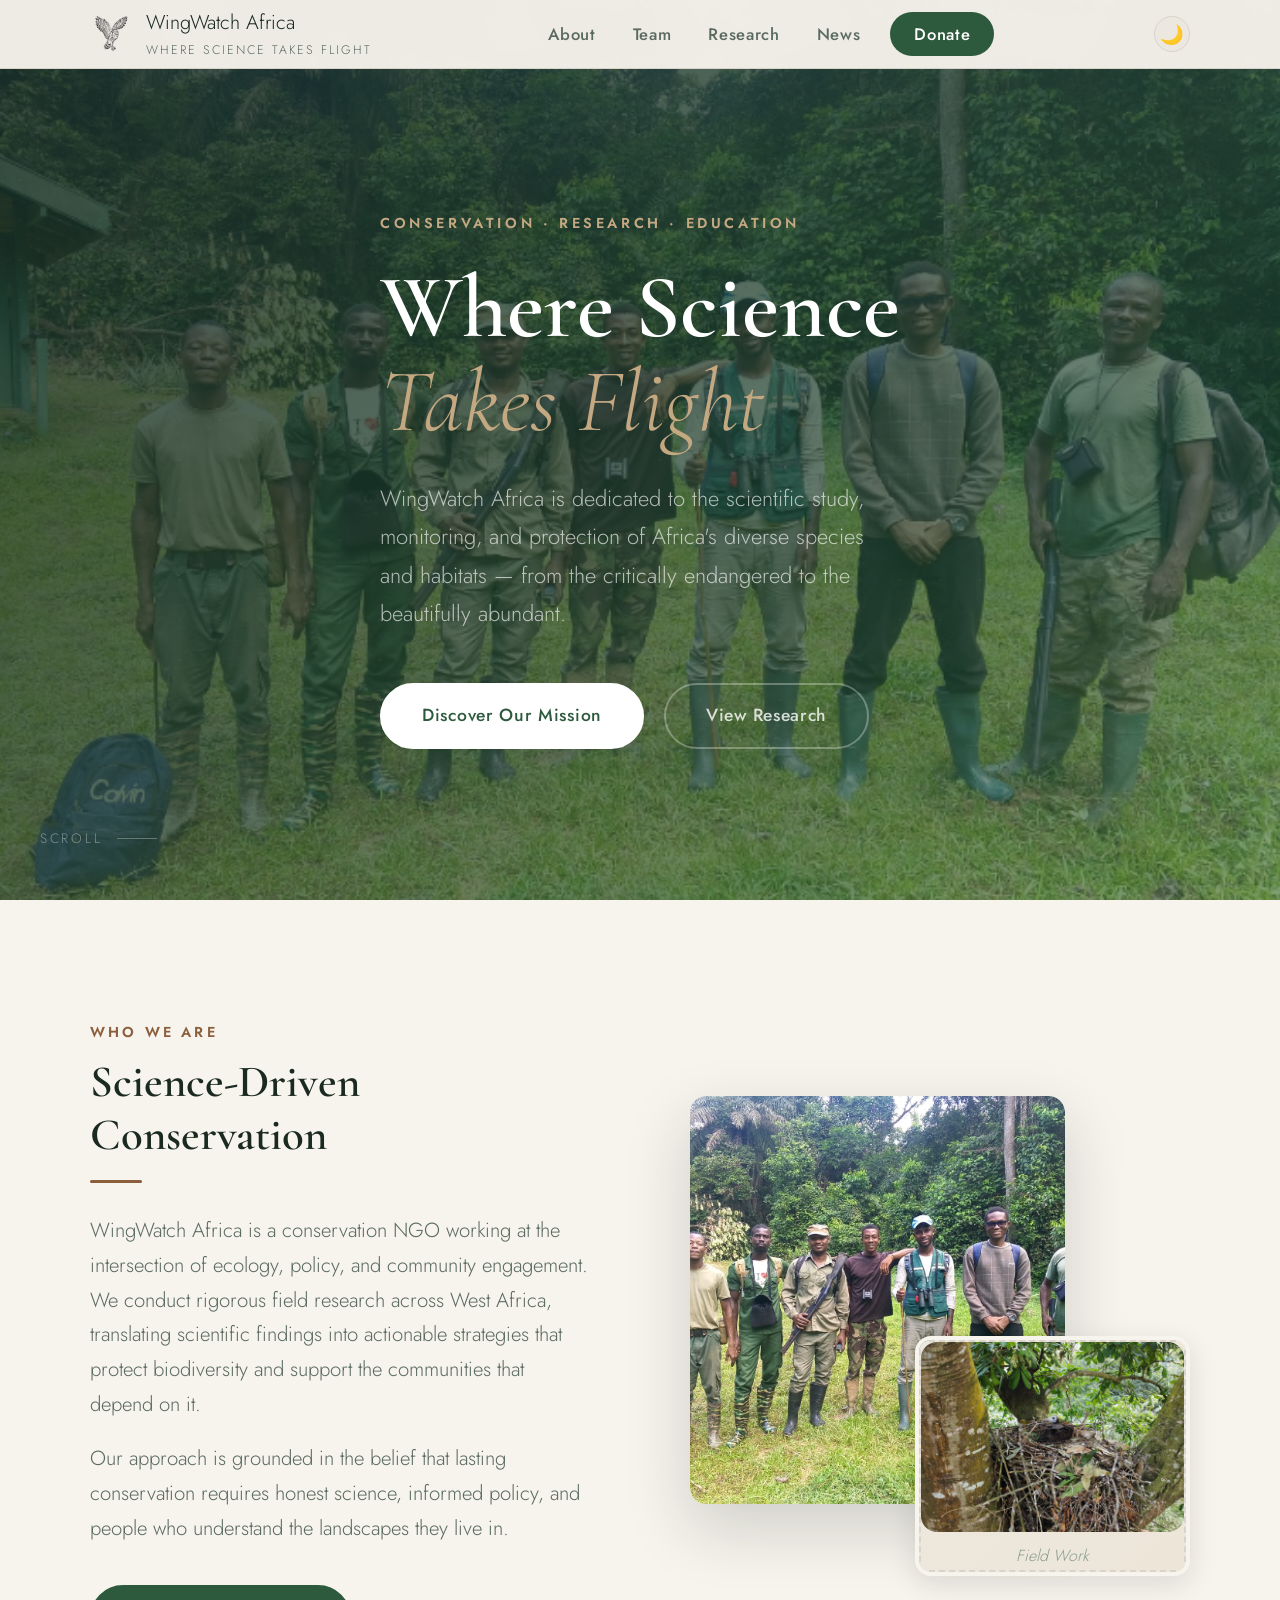
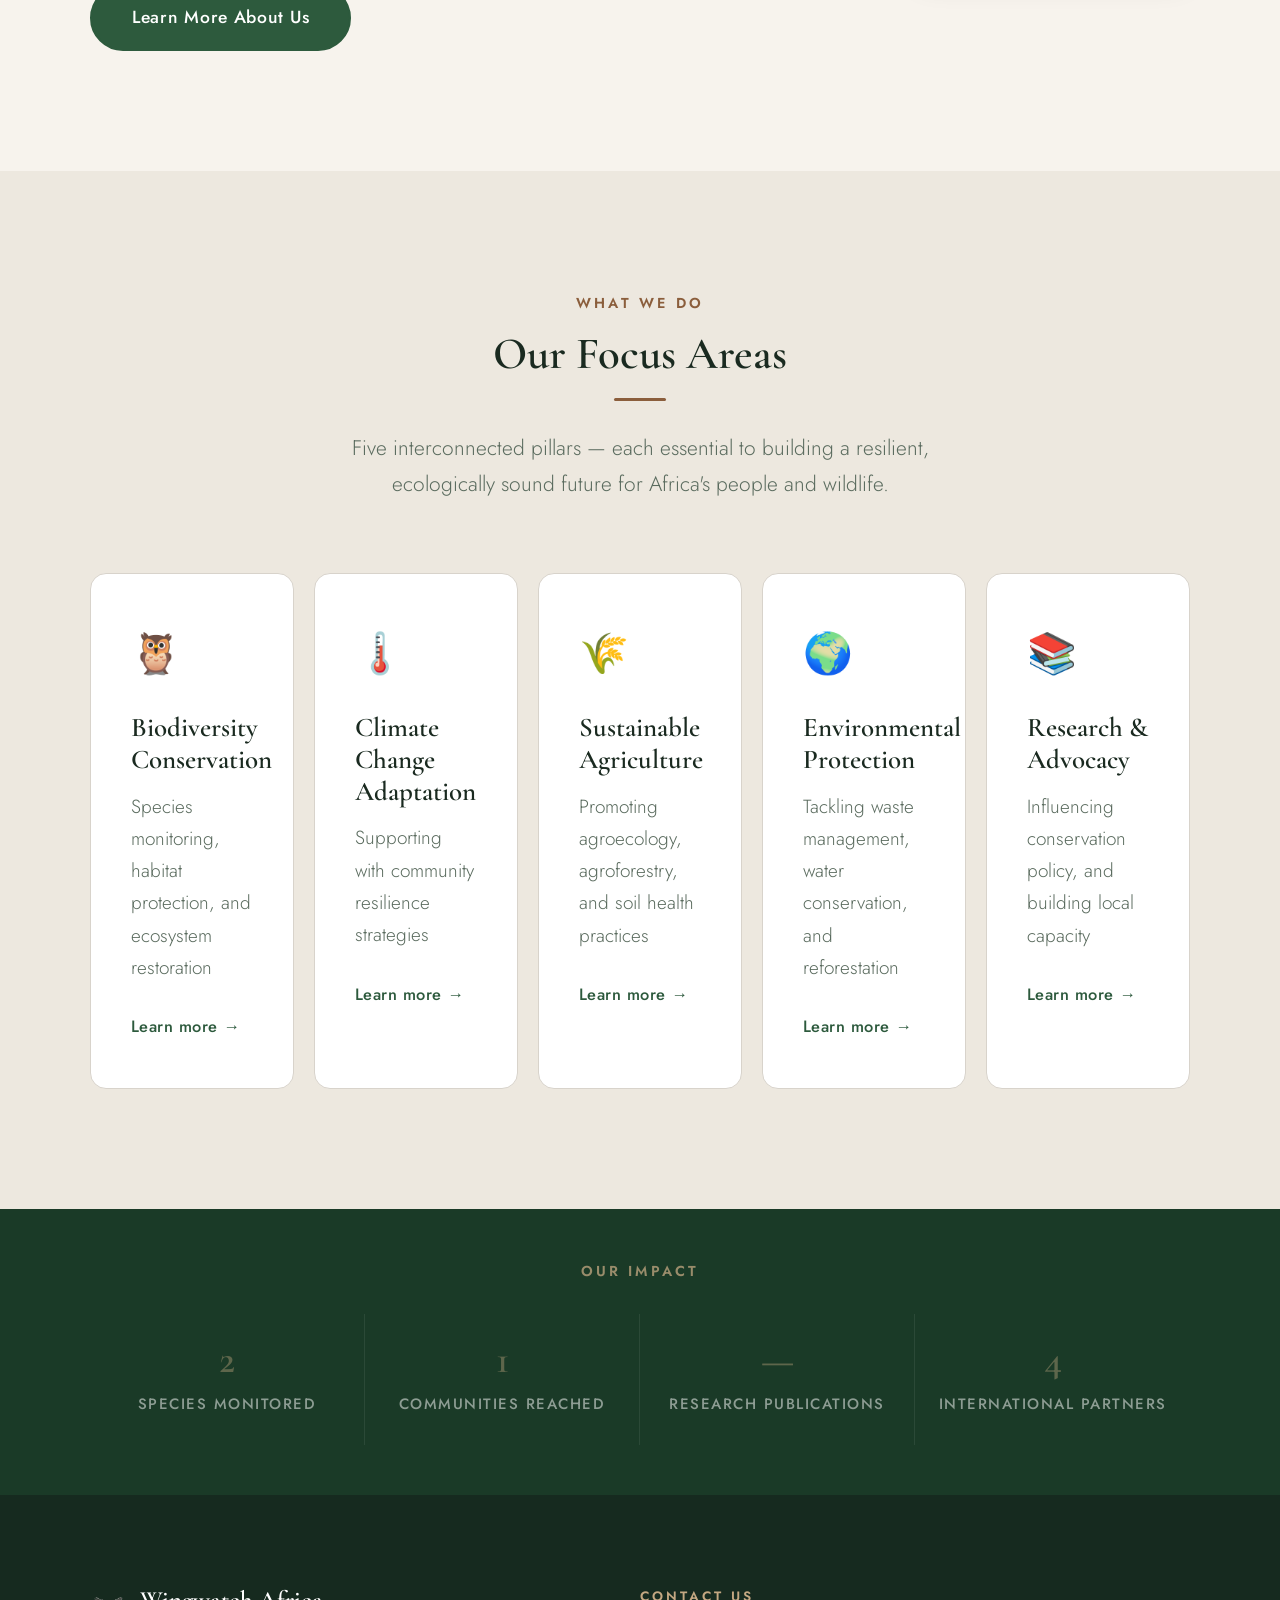
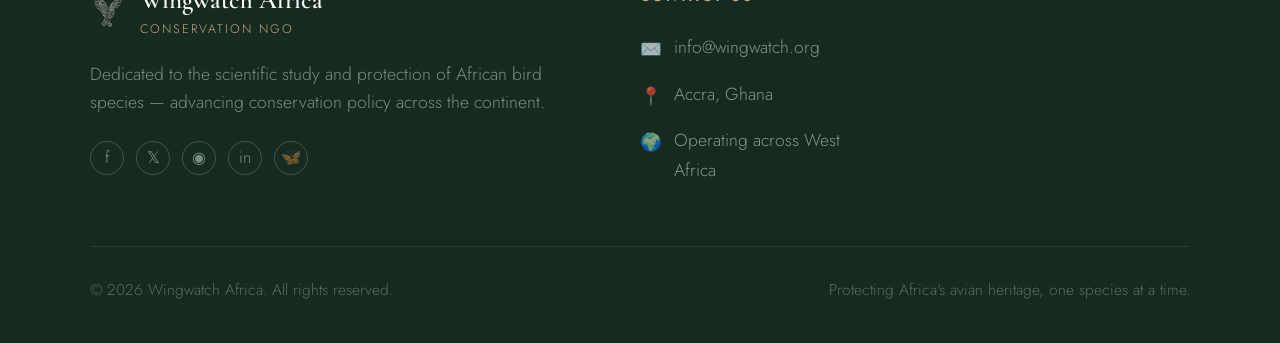
<file: index.html>
<!DOCTYPE html>
<html lang="en">
<head>
  <meta charset="UTF-8" />
  <meta name="viewport" content="width=device-width, initial-scale=1.0" />
  <meta name="description" content="Wingwatch Africa — Dedicated to the conservation and study of African bird species across the continent." />
  <title>Wingwatch Africa | Home</title>
  <link rel="icon" type="image/x-icon" href="assets/logos/favicon.png">
  <link rel="stylesheet" href="style.css" />
  <link rel="stylesheet" href="home.css" />
</head>
<body>

  <!-- ── Navigation ── -->
  <nav class="nav">
    <div class="nav__inner">
      <a class="nav__logo" href="#">
    <img src="assets/logos/logo-icon.png" alt="Wingwatch Africa Logo" class="nav__logo-img" />
    <div>
      <span class="nav__logo-text">WingWatch Africa</span>
      <span class="nav__logo-sub">Where Science Takes Flight</span>
    </div>
  </a>

      <ul class="nav__links">
        <li><a class="nav__link" href="about/index.html">About</a></li>
        <li><a class="nav__link" href="team/index.html">Team</a></li>
        <li><a class="nav__link" href="research/index.html">Research</a></li>
        <li><a class="nav__link" href="news/index.html">News</a></li>
        <li><a class="nav__link nav__link--donate" href="donate/index.html">Donate</a></li>
      </ul>

      <div class="nav__controls">
        <button class="theme-toggle" aria-label="Toggle theme">🌙</button>
        <button class="nav__hamburger" aria-label="Open menu" aria-expanded="false">
          <span></span><span></span><span></span>
        </button>
      </div>
    </div>

    <ul class="nav__mobile">
      <li><a class="nav__link" href="about/index.html">About</a></li>
      <li><a class="nav__link" href="team/index.html">Team</a></li>
      <li><a class="nav__link" href="research/index.html">Research</a></li>
      <li><a class="nav__link" href="news/index.html">News</a></li>
      <li><a class="nav__link nav__link--donate" href="donate/index.html">Donate</a></li>
    </ul>
  </nav>

  <main>

    <!-- ── Hero ── -->
      <section class="hero">
        <div class="hero__bg">
          <img
            src="assets/images/hero-bg.jpg"
            alt="Sulphur-breasted Bushshrike held by field researcher"
            class="hero__bg-img"
          />
          <div class="hero__overlay"></div>
          <div class="hero__pattern"></div>
        </div>
        <div class="container">
          <div class="hero__content">
            <span class="hero__label animate-fade-up delay-1">Conservation · Research · Education</span>
            <h1 class="hero__title animate-fade-up delay-2">
              Where Science<br/>
              <em>Takes Flight</em>
            </h1>
            <p class="hero__subtitle animate-fade-up delay-3">
              WingWatch Africa is dedicated to the scientific study, monitoring, and protection
              of Africa's diverse species and habitats — from the critically endangered
              to the beautifully abundant.
            </p>
            <div class="hero__actions animate-fade-up delay-4">
              <a href="about/index.html" class="btn btn--white">Discover Our Mission</a>
              <a href="research/index.html" class="btn btn--outline-white">View Research</a>
            </div>
          </div>
        </div>
        <div class="hero__scroll">
          <span>Scroll</span>
          <div class="hero__scroll-line"></div>
        </div>
      </section>

      <!-- ── Mission Intro ── -->
      <section class="section mission-intro">
        <div class="container">
          <div class="mission-intro__grid">
            <div class="mission-intro__text reveal">
              <span class="section__label">Who We Are</span>
              <h2>Science-Driven<br/>Conservation</h2>
              <div class="divider"></div>
              <p>
                WingWatch Africa is a conservation NGO working at the intersection of
                ecology, policy, and community engagement. We conduct rigorous field research
                across West Africa, translating scientific findings into actionable strategies
                that protect biodiversity and support the communities that depend on it.
              </p>
              <p style="margin-top:1rem;">
                Our approach is grounded in the belief that lasting conservation requires
                honest science, informed policy, and people who understand the landscapes
                they live in.
              </p>
              <a href="about/index.html" class="btn btn--primary" style="margin-top:2rem;">Learn More About Us</a>
            </div>
            <div class="mission-intro__visual reveal" style="transition-delay:0.2s">
              <div class="mission-intro__image-stack">
                <div class="mission-intro__img mission-intro__img--main">
                  <img
                    src="assets/images/hero-bg.jpg"
                    alt="Field research in West Africa"
                    style="width:100%;height:100%;object-fit:cover;border-radius:var(--radius-lg);"
                  />
                </div>
                <div class="mission-intro__img mission-intro__img--accent">
                  <div class="img-placeholder img-placeholder--sm">
                    <img
                      src="assets/images/hero-one.png"
                      alt="Field research in West Africa"
                      style="width:100%;height:100%;object-fit:cover;border-radius:var(--radius-lg);"
                    />
                    <p>Field Work</p>
                  </div>
                </div>
              </div>
            </div>
          </div>
        </div>
      </section>

      <!-- ── Focus Areas ── -->
      <section class="section focus-areas" style="background:var(--bg-secondary);">
        <div class="container">
          <div class="section__header section__header--center reveal">
            <span class="section__label">What We Do</span>
            <h2 class="section__title">Our Focus Areas</h2>
            <div class="divider divider--center"></div>
            <p class="section__subtitle">
              Five interconnected pillars — each essential to building a resilient,
              ecologically sound future for Africa's people and wildlife.
            </p>
          </div>

          <div class="focus-grid focus-grid--five">

            <div class="focus-card reveal">
              <div class="focus-card__icon">🦉</div>
              <h3>Biodiversity Conservation</h3>
              <p>Species monitoring, habitat protection, and ecosystem restoration</p>
              <a href="research/index.html" class="focus-card__link">Learn more →</a>
            </div>

            <div class="focus-card reveal" style="transition-delay:0.1s">
              <div class="focus-card__icon">🌡️</div>
              <h3>Climate Change Adaptation</h3>
              <p>Supporting with community resilience strategies</p>
              <a href="research/index.html" class="focus-card__link">Learn more →</a>
            </div>

            <div class="focus-card reveal" style="transition-delay:0.2s">
              <div class="focus-card__icon">🌾</div>
              <h3>Sustainable Agriculture</h3>
              <p>Promoting agroecology, agroforestry, and soil health practices</p>
              <a href="research/index.html" class="focus-card__link">Learn more →</a>
            </div>

            <div class="focus-card reveal" style="transition-delay:0.3s">
              <div class="focus-card__icon">🌍</div>
              <h3>Environmental Protection</h3>
              <p>Tackling waste management, water conservation, and reforestation</p>
              <a href="research/index.html" class="focus-card__link">Learn more →</a>
            </div>

            <div class="focus-card reveal" style="transition-delay:0.4s">
              <div class="focus-card__icon">📚</div>
              <h3>Research & Advocacy</h3>
              <p>Influencing conservation policy, and building local capacity</p>
              <a href="research/index.html" class="focus-card__link">Learn more →</a>
            </div>

          </div>
        </div>
      </section>

      <!-- ── Impact Bar ── -->
      <section class="stats-bar">
        <div class="container">
          <p class="stats-bar__heading">Our Impact</p>
          <div class="stats-bar__grid">
            <div class="stat-item reveal">
              <span class="stat-item__number"> 2 </span>
              <span class="stat-item__label">Species Monitored</span>
            </div>
            <div class="stat-item reveal" style="transition-delay:0.1s">
              <span class="stat-item__number"> 1</span>
              <span class="stat-item__label">Communities Reached</span>
            </div>
            <div class="stat-item reveal" style="transition-delay:0.2s">
              <span class="stat-item__number">—</span>
              <span class="stat-item__label">Research Publications</span>
            </div>
            <div class="stat-item reveal" style="transition-delay:0.3s">
              <span class="stat-item__number"> 4 </span>
              <span class="stat-item__label">International Partners</span>
            </div>
          </div>
        </div>
      </section>


      <!-- ── Partners Strip ── -->
    <!--  <section class="section--sm partners-strip">
        <div class="container">
          <p class="partners-strip__label reveal">Supported by</p>
          <div class="partners-strip__logos reveal">
            <div class="partner-logo">African Bird Club</div>
            <div class="partner-logo">Mohamed bin Zayed Fund</div>
            <div class="partner-logo">The Rufford Foundation</div>
            <div class="partner-logo">IdeaWild</div>
            <div class="partner-logo">APLORI</div>
          </div>
        </div>
      </section> -->
  </main>

  <!-- ── Footer ── -->
  <footer class="footer">
    <div class="container">
      <div class="footer__grid">
        <div>
          <div class="footer__brand-logo">
            <img src="assets/logos/logo-icon.png" alt="Wingwatch Africa" style="width:36px; height:auto; filter:brightness(1.5);" />
            <div>
              <span class="footer__brand-name">Wingwatch Africa</span>
              <span class="footer__brand-sub">Conservation NGO</span>
            </div>
          </div>
          <p class="footer__tagline">
            Dedicated to the scientific study and protection of African bird species —
            advancing conservation policy across the continent.
          </p>
          <div class="footer__socials">
            <a class="footer__social" href="https://www.facebook.com/profile.php?id=61590066660126" aria-label="Facebook">f</a>
            <a class="footer__social" href="https://x.com/wingwatchorg?s=21" aria-label="Twitter">𝕏</a>
            <a class="footer__social" href="#" aria-label="Instagram">◉</a>
            <a class="footer__social" href="https://www.linkedin.com/company/wingwatch-africa/about/?viewAsMember=true" aria-label="LinkedIn">in</a>
            <a class="footer__social" href="https://bsky.app/profile/wingwatchafrica.bsky.social" aria-label="Bluesky">🦋</a>
          </div>
        </div>

        <div>
          <p class="footer__heading">Contact Us</p>
          <div class="footer__contact">
            <div class="footer__contact-item">
              <span>✉️</span>
              <a class="footer__link" href="mailto:info@wingwatch.org">info@wingwatch.org</a>
            </div>
            <div class="footer__contact-item">
              <span>📍</span>
              <span>Accra, Ghana</span>
            </div>
            <div class="footer__contact-item">
              <span>🌍</span>
              <span>Operating across West Africa</span>
            </div>
          </div>
        </div>
      </div>

      <div class="footer__bottom">
        <p class="footer__copy">© 2026 Wingwatch Africa. All rights reserved.</p>
        <p class="footer__copy">Protecting Africa's avian heritage, one species at a time.</p>
      </div>
    </div>
  </footer>

  <script src="main.js"></script>
</body>
</html>
</file>
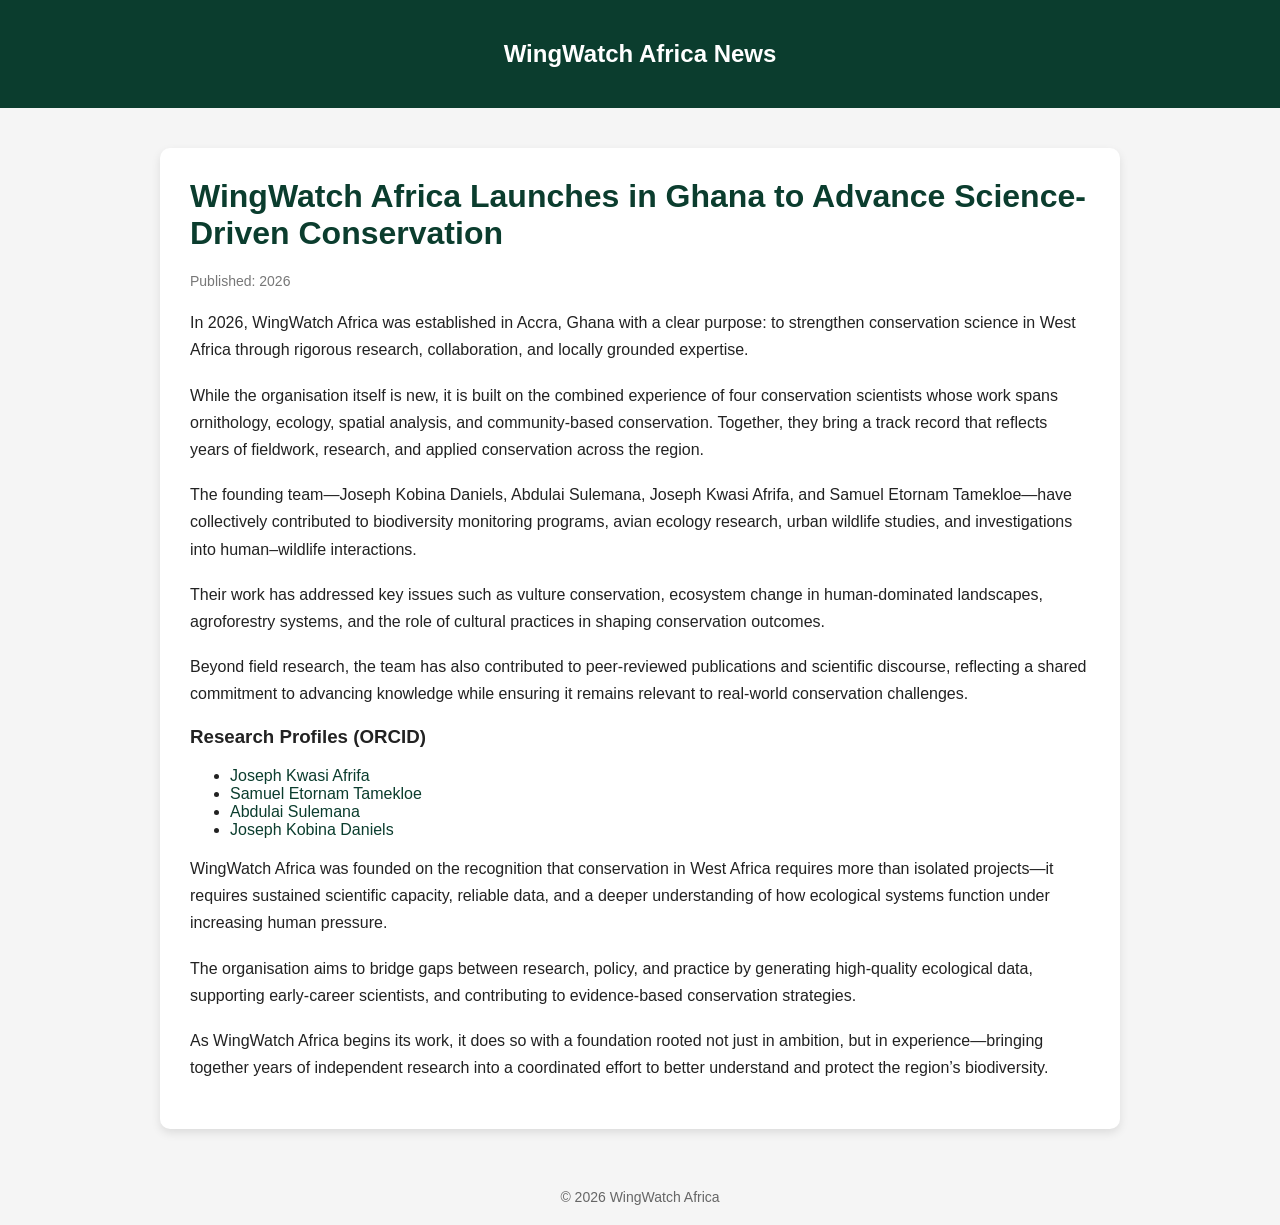
<file: news/news1/index.html>
<!DOCTYPE html>
<html lang="en">
<head>
    <meta charset="UTF-8">
    <meta name="viewport" content="width=device-width, initial-scale=1.0">
    <title>WingWatch Africa Launches in Ghana</title>

    <!-- Favicon -->
    <link rel="icon" href="../images/favicon.png" type="image/png">

    <!-- Simple styling -->
    <style>
        body {
            font-family: Arial, sans-serif;
            margin: 0;
            background-color: #f5f5f5;
            color: #222;
        }

        header {
            background-color: #0b3d2e;
            color: white;
            padding: 20px;
            text-align: center;
        }

        main {
            max-width: 900px;
            margin: 40px auto;
            background: white;
            padding: 30px;
            border-radius: 10px;
            box-shadow: 0 4px 10px rgba(0,0,0,0.1);
        }

        h1 {
            margin-top: 0;
            color: #0b3d2e;
        }

        .date {
            color: #777;
            font-size: 14px;
            margin-bottom: 20px;
        }

        p {
            line-height: 1.7;
            margin-bottom: 18px;
        }

        ul {
            margin-top: 10px;
        }

        a {
            color: #0b3d2e;
            text-decoration: none;
        }

        a:hover {
            text-decoration: underline;
        }

        footer {
            text-align: center;
            padding: 20px;
            font-size: 14px;
            color: #666;
        }
    </style>
</head>

<body>

<header>
    <h2>WingWatch Africa News</h2>
</header>

<main>
    <h1>WingWatch Africa Launches in Ghana to Advance Science-Driven Conservation</h1>
    <div class="date">Published: 2026</div>

    <p>
        In 2026, WingWatch Africa was established in Accra, Ghana with a clear purpose:
        to strengthen conservation science in West Africa through rigorous research,
        collaboration, and locally grounded expertise.
    </p>

    <p>
        While the organisation itself is new, it is built on the combined experience of
        four conservation scientists whose work spans ornithology, ecology, spatial analysis,
        and community-based conservation. Together, they bring a track record that reflects
        years of fieldwork, research, and applied conservation across the region.
    </p>

    <p>
        The founding team—Joseph Kobina Daniels, Abdulai Sulemana, Joseph Kwasi Afrifa,
        and Samuel Etornam Tamekloe—have collectively contributed to biodiversity monitoring
        programs, avian ecology research, urban wildlife studies, and investigations into
        human–wildlife interactions.
    </p>

    <p>
        Their work has addressed key issues such as vulture conservation, ecosystem change
        in human-dominated landscapes, agroforestry systems, and the role of cultural
        practices in shaping conservation outcomes.
    </p>

    <p>
        Beyond field research, the team has also contributed to peer-reviewed publications
        and scientific discourse, reflecting a shared commitment to advancing knowledge while
        ensuring it remains relevant to real-world conservation challenges.
    </p>

    <h3>Research Profiles (ORCID)</h3>
    <ul>
        <li><a href="https://orcid.org/0000-0001-7008-4965" target="_blank">Joseph Kwasi Afrifa</a></li>
        <li><a href="https://orcid.org/0009-0005-7894-4188" target="_blank">Samuel Etornam Tamekloe</a></li>
        <li><a href="https://orcid.org/0000-0001-7721-5809" target="_blank">Abdulai Sulemana</a></li>
        <li><a href="https://orcid.org/0000-0002-3181-5814" target="_blank">Joseph Kobina Daniels</a></li>
    </ul>

    <p>
        WingWatch Africa was founded on the recognition that conservation in West Africa
        requires more than isolated projects—it requires sustained scientific capacity,
        reliable data, and a deeper understanding of how ecological systems function under
        increasing human pressure.
    </p>

    <p>
        The organisation aims to bridge gaps between research, policy, and practice by
        generating high-quality ecological data, supporting early-career scientists, and
        contributing to evidence-based conservation strategies.
    </p>

    <p>
        As WingWatch Africa begins its work, it does so with a foundation rooted not just
        in ambition, but in experience—bringing together years of independent research into
        a coordinated effort to better understand and protect the region’s biodiversity.
    </p>

</main>

<footer>
    © 2026 WingWatch Africa
</footer>

</body>
</html>
</file>
<file: style.css>
/* ============================================================
   WINGWATCH AFRICA — Global Stylesheet
   Nature greens & earth tones | Cormorant Garamond + Jost
   ============================================================ */
   @font-face {
     font-family: 'Cormorant Garamond';
     src: url('../fonts/cormorant-garamond-v21-latin-300.woff2') format('woff2');
     font-weight: 300;
     font-style: normal;
     font-display: block;
   }
   @font-face {
     font-family: 'Cormorant Garamond';
     src: url('../fonts/cormorant-garamond-v21-latin-300italic.woff2') format('woff2');
     font-weight: 300;
     font-style: italic;
     font-display: block;
   }
   @font-face {
     font-family: 'Cormorant Garamond';
     src: url('../fonts/cormorant-garamond-v21-latin-600.woff2') format('woff2');
     font-weight: 600;
     font-style: normal;
     font-display: block;
   }
   @font-face {
     font-family: 'Cormorant Garamond';
     src: url('../fonts/cormorant-garamond-v21-latin-600italic.woff2') format('woff2');
     font-weight: 600;
     font-style: italic;
     font-display: block;
   }
   @font-face {
     font-family: 'Cormorant Garamond';
     src: url('../fonts/cormorant-garamond-v21-latin-700.woff2') format('woff2');
     font-weight: 700;
     font-style: normal;
     font-display: block;
   }
   @font-face {
     font-family: 'Jost';
     src: url('../fonts/jost-v20-latin-300.woff2') format('woff2');
     font-weight: 300;
     font-style: normal;
     font-display: block;
   }
   @font-face {
     font-family: 'Jost';
     src: url('../fonts/jost-v20-latin-500.woff2') format('woff2');
     font-weight: 500;
     font-style: normal;
     font-display: block;
   }
   @font-face {
     font-family: 'Jost';
     src: url('../fonts/jost-v20-latin-600.woff2') format('woff2');
     font-weight: 600;
     font-style: normal;
     font-display: block;
   }

:root {
  --primary:        #2d5a3d;
  --primary-light:  #4a7c59;
  --primary-dark:   #1a3a27;
  --accent:         #8b5e3c;
  --accent-light:   #c4a882;
  --accent-pale:    #ede5d8;

  --bg:             #f7f3ed;
  --bg-secondary:   #ede8df;
  --bg-card:        #ffffff;
  --text:           #1a2a20;
  --text-muted:     #5a6b5e;
  --text-light:     #8a9e8f;
  --border:         #d8d3cb;

  --nav-bg:         rgba(247,243,237,0.96);
  --footer-bg:      #162a1f;
  --footer-text:    #b8d4be;

  --shadow-sm:  0 2px 8px rgba(26,42,32,0.07);
  --shadow-md:  0 8px 28px rgba(26,42,32,0.12);
  --shadow-lg:  0 24px 64px rgba(26,42,32,0.18);

  --radius:    4px;
  --radius-md: 8px;
  --radius-lg: 16px;
  --radius-xl: 24px;

  --transition:      all 0.3s cubic-bezier(0.4,0,0.2,1);
  --transition-slow: all 0.6s cubic-bezier(0.4,0,0.2,1);
}

[data-theme="dark"] {
  --bg:           #0d1c13;
  --bg-secondary: #142019;
  --bg-card:      #1b2e22;
  --text:         #e6efe9;
  --text-muted:   #87aa93;
  --text-light:   #547a60;
  --border:       #253d2e;
  --nav-bg:       rgba(13,28,19,0.96);
  --accent-pale:  #1b2e22;
  --shadow-sm:    0 2px 8px rgba(0,0,0,0.35);
  --shadow-md:    0 8px 28px rgba(0,0,0,0.45);
  --shadow-lg:    0 24px 64px rgba(0,0,0,0.55);
}

*, *::before, *::after { box-sizing: border-box; margin: 0; padding: 0; }
html { scroll-behavior: smooth; font-size: 20px; }
body {
  font-family: 'Jost', sans-serif;
  font-weight: 300;
  background: var(--bg);
  color: var(--text);
  line-height: 1.7;
  transition: background 0.35s ease, color 0.35s ease;
  overflow-x: hidden;
}
img { max-width: 100%; display: block; }
a  { color: inherit; text-decoration: none; }
ul { list-style: none; }

/* Typography */
h1,h2,h3,h4,h5 {
  font-family: 'Cormorant Garamond', serif;
  font-weight: 600;
  line-height: 1.18;
  color: var(--text);
}
h1 { font-size: clamp(2.4rem,5vw,4.2rem); }
h2 { font-size: clamp(1.8rem,3.5vw,2.9rem); }
h3 { font-size: clamp(1.2rem,2.5vw,1.75rem); }
h4 { font-size: 1.15rem; }
h5 { font-size: 1rem; }
p  { color: var(--text-muted); font-weight: 300; font-size: 1.02rem; }

/* Layout */
.container { max-width: 1180px; margin: 0 auto; padding: 0 2rem; }
.container--narrow { max-width: 780px; margin: 0 auto; padding: 0 2rem; }
.section    { padding: 6rem 0; }
.section--sm { padding: 3.5rem 0; }
.section--lg { padding: 9rem 0; }

/* Section labels */
.section__label {
  font-family: 'Jost', sans-serif;
  font-size: 0.72rem;
  font-weight: 600;
  letter-spacing: 0.22em;
  text-transform: uppercase;
  color: var(--accent);
  display: block;
  margin-bottom: 0.6rem;
}
.section__title  { margin-bottom: 0.75rem; }
.section__subtitle {
  font-size: 1.05rem;
  color: var(--text-muted);
  max-width: 580px;
  margin-bottom: 3rem;
}
.section__header { margin-bottom: 3.5rem; }
.section__header--center { text-align: center; }
.section__header--center .section__subtitle { margin: 0 auto 3rem; }

/* Divider */
.divider { width: 52px; height: 3px; background: var(--accent); border-radius: 2px; margin: 0.9rem 0 1.5rem; }
.divider--center { margin: 0.9rem auto 1.5rem; }

/* Tag */
.tag {
  display: inline-block;
  padding: 0.22rem 0.8rem;
  background: var(--accent-pale);
  color: var(--accent);
  border-radius: 50px;
  font-size: 0.73rem;
  font-weight: 500;
  letter-spacing: 0.06em;
  font-family: 'Jost', sans-serif;
}

/* ── Navigation ── */
.nav {
  position: fixed; top: 0; left: 0; right: 0; z-index: 1000;
  background: var(--nav-bg);
  backdrop-filter: blur(14px);
  -webkit-backdrop-filter: blur(14px);
  border-bottom: 1px solid var(--border);
  transition: var(--transition);
}
.nav__inner {
  max-width: 1180px; margin: 0 auto; padding: 0 2rem;
  height: 68px; display: flex; align-items: center; justify-content: space-between;
}

.nav__logo-img {
  width: 42px;
  height: auto;
  display: block;
  flex-shrink: 0;
  transition: transform 0.3s ease;
}

.nav__logo:hover .nav__logo-img {
  transform: rotate(8deg) scale(1.05);
}

.nav__logo { display: flex; align-items: center; gap: 0.7rem; }

.nav__logo-sub {
  font-family: 'Jost', sans-serif;
  font-size: 0.62rem; letter-spacing: 0.16em;
  text-transform: uppercase; color: var(--text-muted); display: block;
}
.nav__links { display: flex; align-items: center; gap: 0.15rem; }
.nav__link {
  font-size: 0.83rem; font-weight: 500; letter-spacing: 0.04em;
  color: var(--text-muted); padding: 0.45rem 0.85rem;
  border-radius: var(--radius); transition: var(--transition);
}
.nav__link:hover, .nav__link.active { color: var(--primary); background: var(--accent-pale); }
.nav__link--donate {
  background: var(--primary); color: #fff !important;
  padding: 0.5rem 1.2rem; border-radius: 50px; margin-left: 0.5rem;
}
.nav__link--donate:hover { background: var(--accent) !important; }
.nav__controls { display: flex; align-items: center; gap: 0.6rem; }
.theme-toggle {
  background: var(--bg-secondary); border: 1px solid var(--border);
  color: var(--text-muted); width: 36px; height: 36px; border-radius: 50%;
  cursor: pointer; display: flex; align-items: center; justify-content: center;
  font-size: 0.95rem; transition: var(--transition);
}
.theme-toggle:hover { background: var(--primary); color: white; border-color: var(--primary); }
.nav__hamburger {
  display: none; flex-direction: column; gap: 5px;
  cursor: pointer; padding: 4px; background: none; border: none;
}
.nav__hamburger span { width: 22px; height: 2px; background: var(--text); border-radius: 2px; display: block; transition: var(--transition); }
.nav__mobile {
  display: none; flex-direction: column;
  background: var(--nav-bg); border-top: 1px solid var(--border);
  padding: 1rem 2rem 1.5rem; gap: 0.2rem;
}
.nav__mobile.open { display: flex; }
.nav__mobile .nav__link { font-size: 0.92rem; padding: 0.6rem 0.85rem; }

/* ── Page Header ── */
.page-header {
  background: linear-gradient(135deg, var(--primary-dark) 0%, var(--primary) 55%, var(--primary-light) 100%);
  padding: 8rem 0 5rem; position: relative; overflow: hidden;
}
.page-header::before {
  content: '';position: absolute; inset: 0;
  background: url("data:image/svg+xml,%3Csvg width='80' height='80' viewBox='0 0 80 80' xmlns='http://www.w3.org/2000/svg'%3E%3Cg fill='%23ffffff' fill-opacity='0.03'%3E%3Cpath d='M0 0h40v40H0V0zm40 40h40v40H40V40zm0-40h2l-2 2V0zm0 4l4-4h2l-6 6V4zm0 4l8-8h2L40 10V8zm0 4L52 0h2L40 14v-2zm0 4L56 0h2L40 18v-2zm0 4L60 0h2L40 22v-2zm0 4L64 0h2L40 26v-2zm0 4L68 0h2L40 30v-2zm0 4L72 0h2L40 34v-2zm0 4L76 0h2L40 38v-2zm0 4L80 0v2L42 40h-2zm4 0L80 4v2L46 40h-2zm4 0L80 8v2L50 40h-2zm4 0L80 12v2L54 40h-2zm4 0L80 16v2L58 40h-2zm4 0L80 20v2L62 40h-2zm4 0L80 24v2L66 40h-2zm4 0L80 28v2L70 40h-2zm4 0L80 32v2L74 40h-2zm4 0L80 36v2L78 40h-2zm4 0L80 40v-1'/%3E%3C/g%3E%3C/svg%3E");
}
.page-header__content { position: relative; z-index: 1; }
.page-header .section__label { color: var(--accent-light); opacity: 0.85; }
.page-header h1 { color: #fff; }
.page-header p  { color: rgba(255,255,255,0.65); max-width: 560px; }

/* ── Buttons ── */
.btn {
  display: inline-flex; align-items: center; gap: 0.5rem;
  padding: 0.8rem 2rem; border-radius: 50px;
  font-family: 'Jost', sans-serif; font-size: 0.875rem;
  font-weight: 500; letter-spacing: 0.04em;
  cursor: pointer; transition: var(--transition);
  border: 2px solid transparent; text-decoration: none;
}
.btn--primary { background: var(--primary); color: white; border-color: var(--primary); }
.btn--primary:hover { background: var(--primary-dark); border-color: var(--primary-dark); transform: translateY(-2px); box-shadow: var(--shadow-md); }
.btn--outline { background: transparent; color: var(--primary); border-color: var(--primary); }
.btn--outline:hover { background: var(--primary); color: white; transform: translateY(-2px); }
.btn--accent { background: var(--accent); color: white; border-color: var(--accent); }
.btn--accent:hover { background: #7a5234; transform: translateY(-2px); box-shadow: var(--shadow-md); }
.btn--white { background: white; color: var(--primary); border-color: white; }
.btn--white:hover { background: transparent; color: white; transform: translateY(-2px); }

/* ── Cards ── */
.card {
  background: var(--bg-card); border-radius: var(--radius-lg);
  overflow: hidden; box-shadow: var(--shadow-sm);
  border: 1px solid var(--border); transition: var(--transition);
}
.card:hover { transform: translateY(-5px); box-shadow: var(--shadow-md); }
.card__body { padding: 1.75rem; }

/* ── Footer ── */
.footer { background: var(--footer-bg); color: var(--footer-text); padding: 4.5rem 0 2rem; }
.footer__grid {
  display: grid; grid-template-columns: 2fr 1fr 1fr;
  gap: 3rem; margin-bottom: 3rem;
}
.footer__brand-logo { display: flex; align-items: center; gap: 0.7rem; margin-bottom: 1rem; }
.footer__brand-logo-icon {
  width: 36px; height: 36px; background: var(--primary-light); border-radius: 50%;
  display: flex; align-items: center; justify-content: center; font-size: 1.15rem;
}
.footer__brand-name {
  font-family: 'Cormorant Garamond', serif;
  font-size: 1.25rem; font-weight: 600; color: #fff; line-height: 1.1;
}
.footer__brand-sub {
  font-family: 'Jost', sans-serif;
  font-size: 0.62rem; letter-spacing: 0.16em;
  text-transform: uppercase; color: var(--accent-light); display: block;
}
.footer__tagline { color: rgba(184,212,190,0.6); font-size: 0.88rem; font-weight: 300; line-height: 1.6; }
.footer__heading {
  font-family: 'Jost', sans-serif; font-size: 0.68rem;
  letter-spacing: 0.22em; text-transform: uppercase;
  color: var(--accent-light); margin-bottom: 1.25rem; font-weight: 600;
}
.footer__links { display: flex; flex-direction: column; gap: 0.55rem; }
.footer__link { color: rgba(184,212,190,0.65); font-size: 0.875rem; font-weight: 300; transition: var(--transition); }
.footer__link:hover { color: white; padding-left: 5px; }
.footer__contact { display: flex; flex-direction: column; gap: 0.75rem; }
.footer__contact-item {
  display: flex; align-items: flex-start; gap: 0.6rem;
  color: rgba(184,212,190,0.65); font-size: 0.875rem; font-weight: 300;
}
.footer__contact-item span:first-child { margin-top: 2px; flex-shrink: 0; }
.footer__socials { display: flex; gap: 0.6rem; margin-top: 1.25rem; }
.footer__social {
  width: 34px; height: 34px; border-radius: 50%;
  border: 1px solid rgba(184,212,190,0.25);
  display: flex; align-items: center; justify-content: center;
  color: rgba(184,212,190,0.6); font-size: 0.82rem; transition: var(--transition);
}
.footer__social:hover { background: var(--primary-light); border-color: var(--primary-light); color: white; }
.footer__bottom {
  border-top: 1px solid rgba(184,212,190,0.12);
  padding-top: 1.5rem; display: flex;
  align-items: center; justify-content: space-between; flex-wrap: wrap; gap: 1rem;
}
.footer__copy { font-size: 0.78rem; color: rgba(184,212,190,0.4); font-weight: 300; }

/* ── Animations ── */
@keyframes fadeUp   { from { opacity:0; transform:translateY(30px); } to { opacity:1; transform:translateY(0); } }
@keyframes fadeIn   { from { opacity:0; } to { opacity:1; } }
@keyframes slideRight { from { opacity:0; transform:translateX(-30px); } to { opacity:1; transform:translateX(0); } }

.animate-fade-up    { animation: fadeUp 0.85s ease both; }
.animate-fade-in    { animation: fadeIn 0.85s ease both; }
.animate-slide-right { animation: slideRight 0.85s ease both; }

.delay-1 { animation-delay: 0.1s; }
.delay-2 { animation-delay: 0.2s; }
.delay-3 { animation-delay: 0.35s; }
.delay-4 { animation-delay: 0.5s; }
.delay-5 { animation-delay: 0.65s; }

/* Scroll reveal */
.reveal { opacity:0; transform:translateY(22px); transition: opacity 0.7s ease, transform 0.7s ease; }
.reveal.visible { opacity:1; transform:translateY(0); }

/* ── Responsive ── */
@media (max-width: 900px) {
  .nav__links { display: none; }
  .nav__hamburger { display: flex; }
  .footer__grid { grid-template-columns: 1fr 1fr; }
  .footer__grid > *:first-child { grid-column: 1/-1; }
}
@media (max-width: 600px) {
  .container { padding: 0 1.25rem; }
  .section { padding: 4rem 0; }
  .footer__grid { grid-template-columns: 1fr; }
  .footer__bottom { flex-direction: column; text-align: center; }
}
/* ── Target Groups ─────────────────────────────────────── */
/* Add this to style.css so it works on both pages          */

.target-groups { background: var(--bg); }

.target-groups__grid {
  display: grid;
  grid-template-columns: 1fr 2fr;
  gap: 5rem;
  align-items: start;
}

/* Sticky header on desktop so it stays visible as you scroll the list */
.target-groups__header {
  position: sticky;
  top: 90px;
}

.target-groups__header p {
  margin-top: 0.5rem;
}

/* List */
.target-groups__list {
  display: flex;
  flex-direction: column;
  gap: 0;
}

/* Each item */
.target-item {
  display: grid;
  grid-template-columns: 3.5rem 1fr;
  gap: 1.5rem;
  align-items: start;
  padding: 2rem 0;
  border-bottom: 1px solid var(--border);
  transition: var(--transition);
}

.target-item:first-child {
  border-top: 1px solid var(--border);
}

.target-item:hover {
  padding-left: 0.5rem;
}

.target-item__number {
  font-family: 'Cormorant Garamond', serif;
  font-size: 2rem;
  font-weight: 600;
  color: var(--accent-light);
  line-height: 1;
  padding-top: 0.15rem;
  flex-shrink: 0;
  transition: var(--transition);
}

[data-theme="dark"] .target-item__number {
  color: var(--primary-light);
  opacity: 0.5;
}

.target-item:hover .target-item__number {
  color: var(--accent);
}

.target-item__body h4 {
  font-size: 1.05rem;
  margin-bottom: 0.5rem;
  transition: var(--transition);
}

.target-item:hover .target-item__body h4 {
  color: var(--primary);
}

.target-item__body p {
  font-size: 0.95rem;
  line-height: 1.75;
}

/* ── Responsive ── */
@media (max-width: 900px) {
  .target-groups__grid {
    grid-template-columns: 1fr;
    gap: 2.5rem;
  }

  .target-groups__header {
    position: static;
  }
}

@media (max-width: 600px) {
  .target-item {
    grid-template-columns: 2.5rem 1fr;
    gap: 1rem;
  }

  .target-item__number {
    font-size: 1.5rem;
  }
}
</file>
<file: home.css>
/* ============================================================
   HOME PAGE STYLES
   ============================================================ */

/* ── Hero ── */
.hero {
  min-height: 100vh;
  display: flex;
  align-items: center;
  position: relative;
  overflow: hidden;
  padding: 8rem 0 5rem;
}

.hero__bg {
  position: absolute;
  inset: 0;
  background: linear-gradient(145deg, #0d2218 0%, #1a3a27 40%, #2d5a3d 75%, #3d7a52 100%);
}

.hero__overlay {
  position: absolute;
  inset: 0;
  background: radial-gradient(ellipse at 70% 50%, rgba(139,94,60,0.15) 0%, transparent 60%);
}

.hero__pattern {
  position: absolute;
  inset: 0;
  opacity: 0.04;
  background-image:
    radial-gradient(circle, #fff 1px, transparent 1px);
  background-size: 40px 40px;
}

.hero__content {
  position: relative;
  z-index: 1;
  max-width: 680px;
}

.hero__label {
  font-family: 'Jost', sans-serif;
  font-size: 0.72rem;
  font-weight: 600;
  letter-spacing: 0.25em;
  text-transform: uppercase;
  color: var(--accent-light);
  display: block;
  margin-bottom: 1.25rem;
}

.hero__title {
  color: #fff;
  font-size: clamp(3rem, 7vw, 5.5rem);
  font-weight: 600;
  line-height: 1.05;
  margin-bottom: 1.5rem;
}

.hero__title em {
  font-style: italic;
  font-weight: 300;
  color: var(--accent-light);
}

.hero__subtitle {
  color: rgba(255,255,255,0.65);
  font-size: 1.1rem;
  font-weight: 300;
  line-height: 1.75;
  max-width: 520px;
  margin-bottom: 2.5rem;
}

.hero__actions {
  display: flex;
  gap: 1rem;
  flex-wrap: wrap;
}

.btn--outline-white {
  display: inline-flex;
  align-items: center;
  gap: 0.5rem;
  padding: 0.8rem 2rem;
  border-radius: 50px;
  font-family: 'Jost', sans-serif;
  font-size: 0.875rem;
  font-weight: 500;
  background: transparent;
  color: rgba(255,255,255,0.8);
  border: 2px solid rgba(255,255,255,0.3);
  transition: var(--transition);
  cursor: pointer;
}

.btn--outline-white:hover {
  background: rgba(255,255,255,0.1);
  border-color: rgba(255,255,255,0.6);
  color: white;
}

.hero__scroll {
  position: absolute;
  bottom: 2.5rem;
  left: 2rem;
  display: flex;
  align-items: center;
  gap: 0.75rem;
  z-index: 1;
}

.hero__scroll span {
  font-family: 'Jost', sans-serif;
  font-size: 0.68rem;
  letter-spacing: 0.2em;
  text-transform: uppercase;
  color: rgba(255,255,255,0.4);
}

.hero__scroll-line {
  width: 40px;
  height: 1px;
  background: rgba(255,255,255,0.3);
  position: relative;
  overflow: hidden;
}

.hero__scroll-line::after {
  content: '';
  position: absolute;
  top: 0; left: -100%;
  width: 100%; height: 100%;
  background: rgba(255,255,255,0.7);
  animation: scrollLine 2s ease infinite;
}

@keyframes scrollLine {
  0%   { left: -100%; }
  100% { left: 100%; }
}

/* ── Stats Bar ── */
.stats-bar {
  background: var(--primary-dark);
  padding: 2.5rem 0;
}

.stats-bar__grid {
  display: grid;
  grid-template-columns: repeat(4, 1fr);
  gap: 0;
}

.stat-item {
  text-align: center;
  padding: 1.25rem 1rem;
  border-right: 1px solid rgba(255,255,255,0.08);
}

.stat-item:last-child { border-right: none; }

.stat-item__number {
  display: block;
  font-family: 'Cormorant Garamond', serif;
  font-size: 2.8rem;
  font-weight: 600;
  color: var(--accent-light);
  line-height: 1;
  margin-bottom: 0.35rem;
}

.stat-item__label {
  font-family: 'Jost', sans-serif;
  font-size: 0.75rem;
  letter-spacing: 0.1em;
  text-transform: uppercase;
  color: rgba(255,255,255,0.5);
  font-weight: 500;
}

/* ── Mission Intro ── */
.mission-intro__grid {
  display: grid;
  grid-template-columns: 1fr 1fr;
  gap: 5rem;
  align-items: center;
}

.mission-intro__text h2 { margin-bottom: 0.5rem; }

.mission-intro__image-stack {
  position: relative;
  height: 480px;
}

.mission-intro__img { position: absolute; border-radius: var(--radius-lg); overflow: hidden; }

.mission-intro__img--main {
  top: 0; left: 0;
  width: 75%; height: 85%;
  box-shadow: var(--shadow-lg);
}

.mission-intro__img--accent {
  bottom: 0; right: 0;
  width: 55%; height: 50%;
  box-shadow: var(--shadow-md);
  border: 4px solid var(--bg);
}

/* ── Image Placeholder ── */
.img-placeholder {
  width: 100%; height: 100%;
  min-height: 200px;
  background: linear-gradient(135deg, var(--bg-secondary) 0%, var(--accent-pale) 100%);
  display: flex;
  flex-direction: column;
  align-items: center;
  justify-content: center;
  gap: 0.5rem;
  border: 2px dashed var(--border);
}

.img-placeholder--tall { min-height: 360px; }
.img-placeholder--sm   { min-height: 180px; }

.img-placeholder span { font-size: 2.5rem; opacity: 0.5; }
.img-placeholder p    { font-size: 0.8rem; color: var(--text-light); font-style: italic; }

/* ── Focus Areas ── */
.focus-grid {
  display: grid;
  grid-template-columns: repeat(3, 1fr);
  gap: 1rem;
}

.focus-card {
  background: var(--bg-card);
  border-radius: var(--radius-lg);
  padding: 2.25rem 2rem;
  border: 1px solid var(--border);
  transition: var(--transition);
  position: relative;
  overflow: hidden;
}

.focus-card::before {
  content: '';
  position: absolute;
  top: 0; left: 0; right: 0;
  height: 3px;
  background: linear-gradient(90deg, var(--primary), var(--accent));
  transform: scaleX(0);
  transition: var(--transition);
}

.focus-card:hover { transform: translateY(-6px); box-shadow: var(--shadow-md); }
.focus-card:hover::before { transform: scaleX(1); }

.focus-card__icon {
  font-size: 2rem;
  margin-bottom: 1.25rem;
  display: block;
}

.focus-card h3 {
  font-size: 1.35rem;
  margin-bottom: 0.75rem;
}

.focus-card p {
  font-size: 0.95rem;
  line-height: 1.7;
  margin-bottom: 1.25rem;
}

.focus-card__link {
  font-family: 'Jost', sans-serif;
  font-size: 0.82rem;
  font-weight: 500;
  color: var(--primary);
  letter-spacing: 0.03em;
  transition: var(--transition);
}

.focus-card__link:hover { color: var(--accent); letter-spacing: 0.06em; }

/* ── Team Preview ── */
.team-preview__grid {
  display: grid;
  grid-template-columns: repeat(4, 1fr);
  gap: 1.75rem;
}

.team-card { background: var(--bg-card); border-radius: var(--radius-lg); overflow: hidden; border: 1px solid var(--border); transition: var(--transition); }
.team-card:hover { transform: translateY(-5px); box-shadow: var(--shadow-md); }

.team-card__photo-wrap {
  position: relative;
  overflow: hidden;
  aspect-ratio: 4/5;
}

.team-card__photo {
  width: 100%; height: 100%;
  transition: transform 0.5s cubic-bezier(0.4,0,0.2,1);
}

.team-card__photo .img-placeholder {
  min-height: unset;
  height: 100%;
  border: none;
  background: linear-gradient(160deg, var(--primary) 0%, var(--primary-dark) 100%);
}

.team-card__photo .img-placeholder span { font-size: 3.5rem; opacity: 0.4; }
.team-card__photo .img-placeholder p    { display: none; }

.team-card__hover {
  position: absolute;
  inset: 0;
  background: linear-gradient(to top, rgba(26,58,39,0.97) 0%, rgba(45,90,61,0.85) 100%);
  display: flex;
  align-items: flex-end;
  padding: 1.5rem;
  opacity: 0;
  transition: opacity 0.4s ease;
}

.team-card:hover .team-card__photo { transform: scale(1.06); filter: brightness(0.6); }
.team-card:hover .team-card__hover { opacity: 1; }

.team-card__bio-short {
  color: rgba(255,255,255,0.85);
  font-size: 0.85rem;
  line-height: 1.6;
  font-weight: 300;
}

.team-card__info { padding: 1.25rem 1.25rem 1.5rem; }
.team-card__info h4 { font-size: 1.05rem; margin-bottom: 0.5rem; }

/* ── CTA Banner ── */
.cta-banner {
  background: linear-gradient(135deg, var(--primary-dark) 0%, var(--primary) 60%, var(--accent) 100%);
  padding: 5rem 0;
}

.cta-banner__inner {
  display: flex;
  align-items: center;
  justify-content: space-between;
  gap: 3rem;
  flex-wrap: wrap;
}

.cta-banner__text h2 { color: #fff; margin-bottom: 0.75rem; }
.cta-banner__text p  { color: rgba(255,255,255,0.65); max-width: 500px; }
.cta-banner__actions { display: flex; gap: 1rem; flex-shrink: 0; flex-wrap: wrap; }

/* ── Partners Strip ── */
.partners-strip { border-top: 1px solid var(--border); }

.partners-strip__label {
  font-family: 'Jost', sans-serif;
  font-size: 0.68rem;
  letter-spacing: 0.2em;
  text-transform: uppercase;
  color: var(--text-light);
  text-align: center;
  margin-bottom: 1.75rem;
}

.partners-strip__logos {
  display: flex;
  align-items: center;
  justify-content: center;
  gap: 2.5rem;
  flex-wrap: wrap;
}

.partner-logo {
  font-family: 'Jost', sans-serif;
  font-size: 0.8rem;
  font-weight: 500;
  color: var(--text-light);
  letter-spacing: 0.05em;
  padding: 0.5rem 1.25rem;
  border: 1px solid var(--border);
  border-radius: 50px;
  transition: var(--transition);
}

.partner-logo:hover {
  color: var(--primary);
  border-color: var(--primary);
  background: var(--accent-pale);
}

/* ── Responsive ── */
@media (max-width: 1000px) {
  .team-preview__grid { grid-template-columns: repeat(2, 1fr); }
}

@media (max-width: 800px) {
  .mission-intro__grid { grid-template-columns: 1fr; gap: 3rem; }
  .mission-intro__image-stack { height: 300px; }
  .focus-grid { grid-template-columns: 1fr; }
  .stats-bar__grid { grid-template-columns: repeat(2, 1fr); }
  .stat-item:nth-child(2) { border-right: none; }
  .cta-banner__inner { flex-direction: column; text-align: center; }
  .cta-banner__actions { justify-content: center; }
}

@media (max-width: 600px) {
  .hero { padding: 7rem 0 4rem; }
  .hero__title { font-size: clamp(2.4rem, 8vw, 3.5rem); }
  .team-preview__grid { grid-template-columns: 1fr 1fr; gap: 1rem; }
}

/* ── ADD THESE TO home.css ──────────────────────────────── */

/* Hero background image */
.hero__bg-img {
  position: absolute;
  inset: 0;
  width: 100%;
  height: 100%;
  object-fit: cover;
  object-position: center top;
  z-index: 0;
}

/* Ensure overlay sits above the image */
.hero__overlay {
  position: absolute;
  inset: 0;
  background: linear-gradient(
    145deg,
    rgba(13, 34, 24, 0.82) 0%,
    rgba(26, 58, 39, 0.72) 50%,
    rgba(45, 90, 61, 0.55) 100%
  );
  z-index: 1;
}

.hero__pattern { z-index: 1; }
.hero__content { z-index: 2; position: relative; }
.hero__scroll  { z-index: 2; }

/* Five column focus grid */
.focus-grid--five {
  grid-template-columns: repeat(5, 1fr);
}

/* Impact bar heading */
.stats-bar__heading {
  font-family: 'Jost', sans-serif;
  font-size: 0.72rem;
  font-weight: 600;
  letter-spacing: 0.22em;
  text-transform: uppercase;
  color: var(--accent-light);
  text-align: center;
  margin-bottom: 1.5rem;
  opacity: 0.75;
}

/* Em dash placeholder style */
.stat-item__number {
  font-size: 2rem;
  opacity: 0.4;
}

/* ── RESPONSIVE ── */
@media (max-width: 1100px) {
  .focus-grid--five {
    grid-template-columns: repeat(3, 1fr);
  }
}

@media (max-width: 700px) {
  .focus-grid--five {
    grid-template-columns: repeat(2, 1fr);
  }
}

@media (max-width: 480px) {
  .focus-grid--five {
    grid-template-columns: 1fr;
  }
}
</file>
